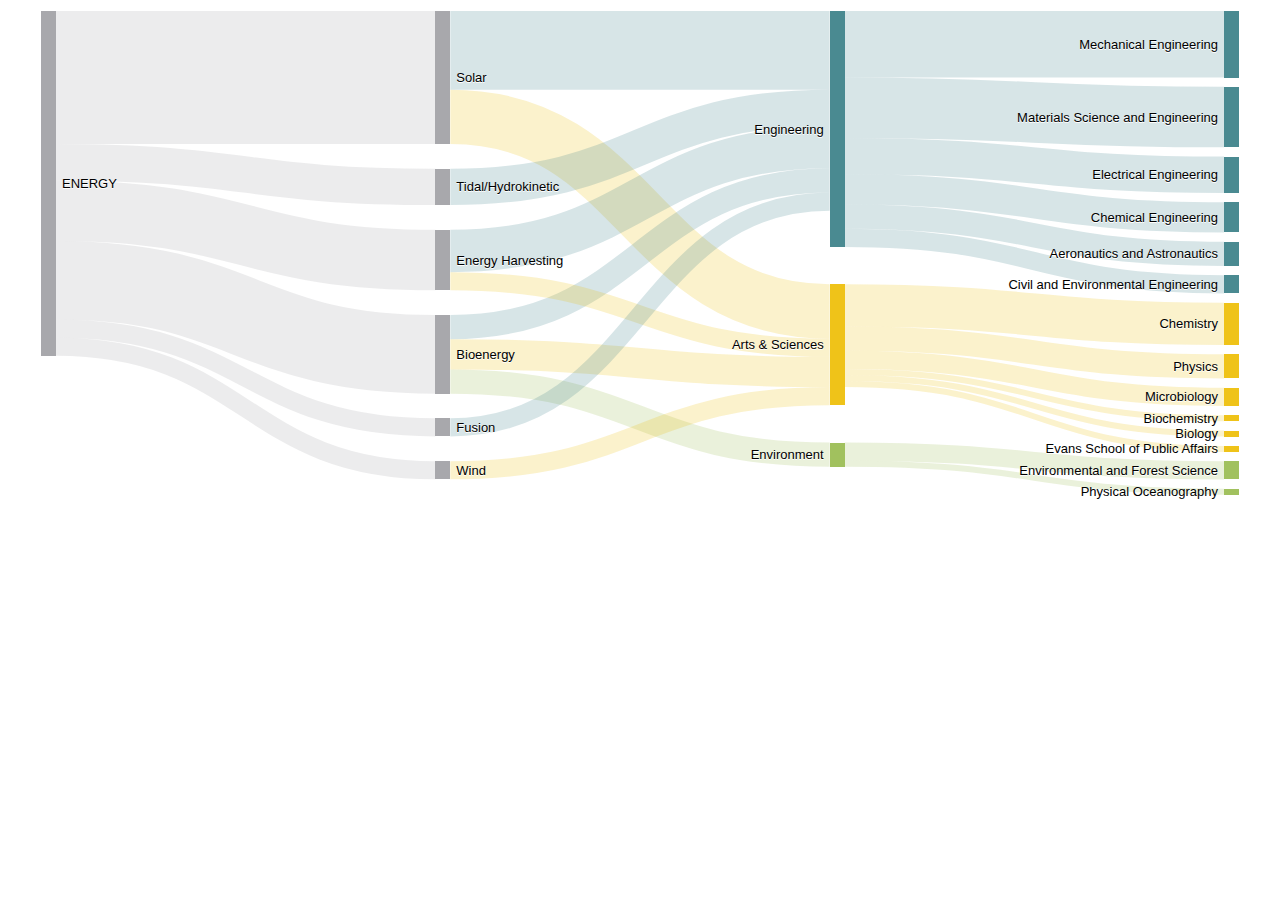
<file: index.html>
<!DOCTYPE html>
<html>
  <head>
    <meta charset="utf-8">
    <title>d3.chart.sankey (product demo)</title>

    <script src="d3.v3.min.js"></script>
    <script src="sankey.js"></script>
    <script src="d3.chart.min.js"></script>
    <script src="d3.chart.sankey.min.js"></script>
    <style>
      body {
        padding: 10px;
        min-width: 600px;
        max-width: 1200px;
        margin: auto;
      }
      #chart {
        height: 500px;
        font: 13px sans-serif;
      }
      .node rect {
        fill-opacity: .9;
        shape-rendering: crispEdges;
        stroke-width: 0;
      }
      .node text {
        text-shadow: 0 1px 0 #fff;
      }
      .link {
        fill: none;
        stroke: #000;
        stroke-opacity: .2;
      }
    </style>
  </head>
  <body>
      <!--  taken from http://bl.ocks.org/wvengen/cab9b01816490edb7083 -->
    <div id="chart"></div>

    <script>
      var colors = {
            'Arts_&_Sciences':         '#edbd00',
            'Engineering':              '#367d85',
            'Environment':             '#97ba4c',
            'health':              '#f5662b',
            'research_ingredient': '#3f3e47',
            'fallback':            '#9f9fa3'
          };
      d3.json("ColoredByDepartment.json", function(error, json) {
        var chart = d3.select("#chart").append("svg").chart("Sankey.Path");
        chart
          .name(label)
          .colorNodes(function(name, node) {
            return color(node, 1) || colors.fallback;
          })
          .colorLinks(function(link) {
            return color(link.source, 4) || color(link.target, 1) || colors.fallback;
          })
          .nodeWidth(15)
          .nodePadding(10)
          .spread(true)
          .iterations(0)
          .draw(json);
        function label(node) {
          return node.name.replace(/\s*\(.*?\)$/, '');
        }
        function color(node, depth) {
          var id = node.id.replace(/(_score)?(_\d+)?$/, '');
          if (colors[id]) {
            return colors[id];
          } else if (depth > 0 && node.targetLinks && node.targetLinks.length == 1) {
            return color(node.targetLinks[0].source, depth-1);
          } else {
            return null;
          }
        }
      });
    </script>
  </body>
</html>
</file>
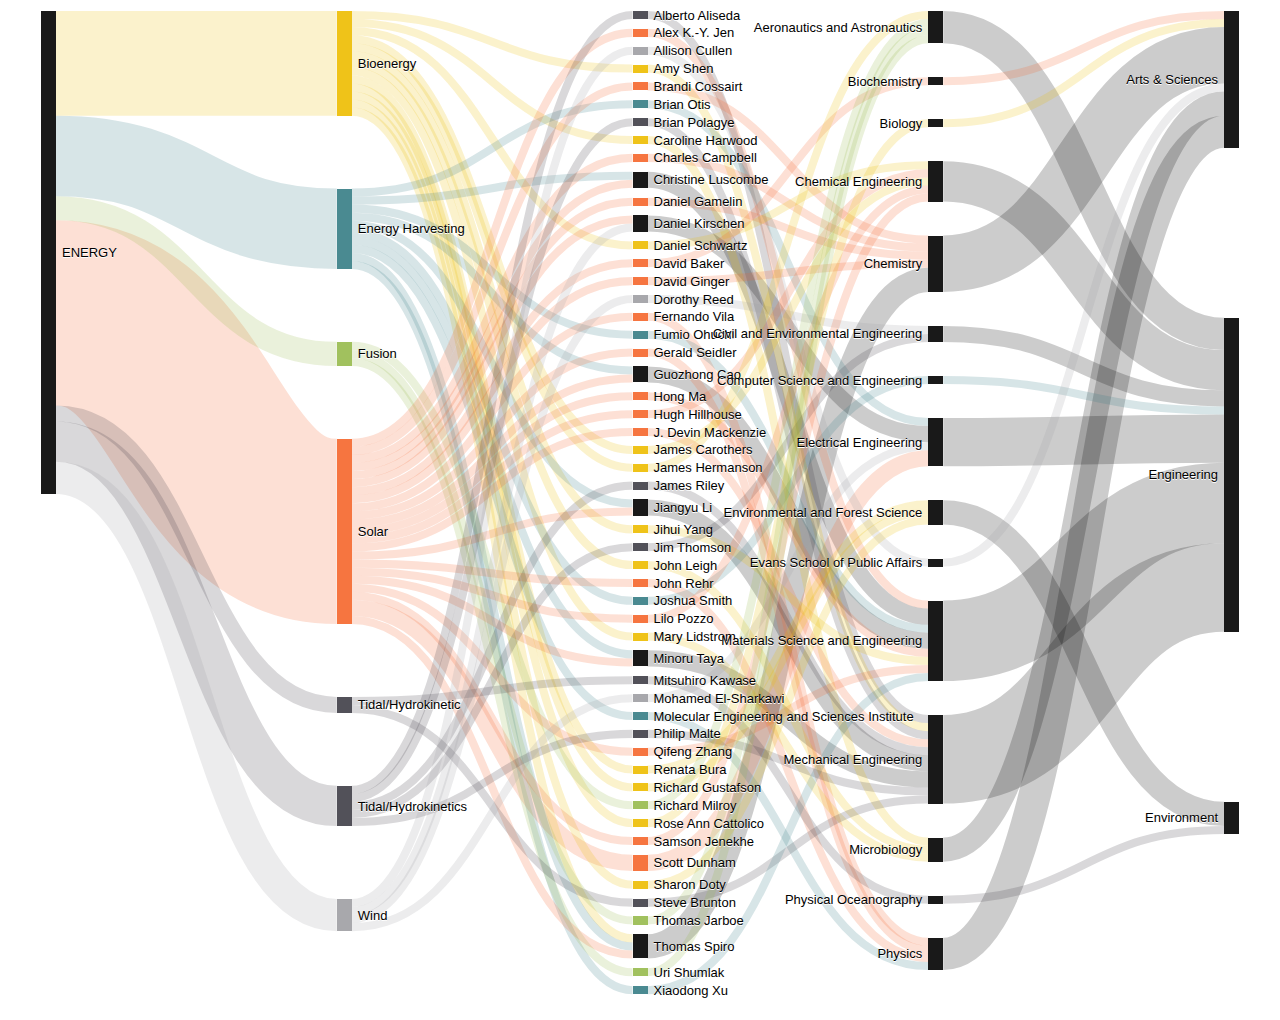
<file: EnergySankeySorted1.html>
<!DOCTYPE html>
<html>
  <head>
    <meta charset="utf-8">
    <title>d3.chart.sankey</title>
    
    <script src="d3.v3.min.js"></script>
    <script src="sankey.js"></script>
    <script src="d3.chart.min.js"></script>
    <script src="d3.chart.sankey.js"></script>
    <style>
      body {
        padding: 10px;
        min-width: 600px;
        max-width: 1200px;
        margin: auto;
      }
      #chart {
        height: 1000px;
        font: 13px sans-serif;
      }
      .node rect {
        fill-opacity: .9;
        shape-rendering: crispEdges;
        stroke-width: 0;
      }
      .node text {
        text-shadow: 0 1px 0 #fff;
      }
      .link {
        fill: none;
        stroke: #000;
        stroke-opacity: .2;
      }
    </style>
  </head>
  <body>
      <!--  taken from http://bl.ocks.org/wvengen/cab9b01816490edb7083 -->
    <div id="chart"></div>

    <script>
      var colors = {
            'Bioenergy':         '#edbd00',
            'Energy_Harvesting':              '#367d85',
            'Fusion':             '#97ba4c',
            'Solar':              '#f5662b',
            'Tidal/Hydrokinetic': '#3f3e47',
            'Tidal/Hydrokinetics': '#3f3e47',
            'Wind':            '#9f9fa3'
          };
      d3.json("EnergyResearchSorted1.json", function(error, json) {   
        var chart = d3.select("#chart").append("svg").chart("Sankey.Path");
        chart
          .name(label)
          .colorNodes(function(name, node) {
            return color(node, 1) || colors.fallback;
          })
          .colorLinks(function(link) {
            return color(link.source, 4) || color(link.target, 1) || colors.fallback;
          })
          .nodeWidth(15)
          .nodePadding(10)
          .spread(true)
          .iterations(0)
          .draw(json);
        function label(node) {
          return node.name.replace(/\s*\(.*?\)$/, '');
        }
        function color(node, depth) {
          var id = node.id.replace(/(_score)?(_\d+)?$/, '');
          if (colors[id]) {
            return colors[id];
          } else if (depth > 0 && node.targetLinks && node.targetLinks.length == 1) {
            return color(node.targetLinks[0].source, depth-1);
          } else {
            return null;
          }
        }
      });
      
        </script>
  </body>
</html>
</file>
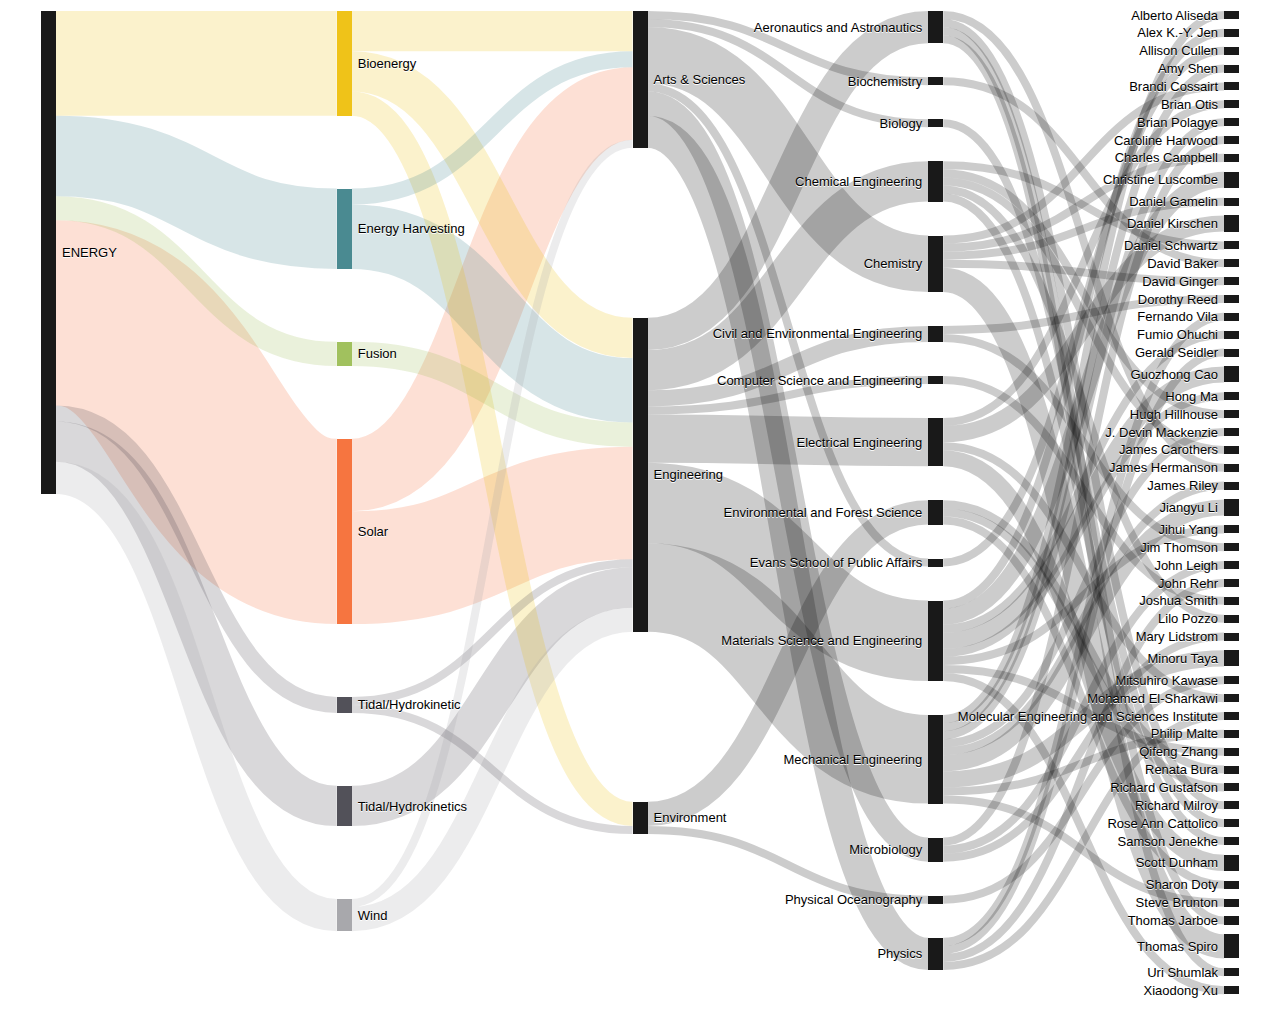
<file: EnergySankeySorted2.html>
<!DOCTYPE html>
<html>
  <head>
    <meta charset="utf-8">
    <title>d3.chart.sankey</title>
    
    <script src="d3.v3.min.js"></script>
    <script src="sankey.js"></script>
    <script src="d3.chart.min.js"></script>
    <script src="d3.chart.sankey.js"></script>
    <style>
      body {
        padding: 10px;
        min-width: 600px;
        max-width: 1200px;
        margin: auto;
      }
      #chart {
        height: 1000px;
        font: 13px sans-serif;
      }
      .node rect {
        fill-opacity: .9;
        shape-rendering: crispEdges;
        stroke-width: 0;
      }
      .node text {
        text-shadow: 0 1px 0 #fff;
      }
      .link {
        fill: none;
        stroke: #000;
        stroke-opacity: .2;
      }
    </style>
  </head>
  <body>
      <!--  taken from http://bl.ocks.org/wvengen/cab9b01816490edb7083 -->
    <div id="chart"></div>

    <script>
      var colors = {
            'Bioenergy':         '#edbd00',
            'Energy_Harvesting':              '#367d85',
            'Fusion':             '#97ba4c',
            'Solar':              '#f5662b',
            'Tidal/Hydrokinetic': '#3f3e47',
            'Tidal/Hydrokinetics': '#3f3e47',
            'Wind':            '#9f9fa3'
          };
      d3.json("EnergyResearch.json", function(error, json) {   
        var chart = d3.select("#chart").append("svg").chart("Sankey.Path");
        chart
          .name(label)
          .colorNodes(function(name, node) {
            return color(node, 1) || colors.fallback;
          })
          .colorLinks(function(link) {
            return color(link.source, 4) || color(link.target, 1) || colors.fallback;
          })
          .nodeWidth(15)
          .nodePadding(10)
          .spread(true)
          .iterations(0)
          .draw(json);
        function label(node) {
          return node.name.replace(/\s*\(.*?\)$/, '');
        }
        function color(node, depth) {
          var id = node.id.replace(/(_score)?(_\d+)?$/, '');
          if (colors[id]) {
            return colors[id];
          } else if (depth > 0 && node.targetLinks && node.targetLinks.length == 1) {
            return color(node.targetLinks[0].source, depth-1);
          } else {
            return null;
          }
        }
      });
      
        </script>
  </body>
</html>
</file>
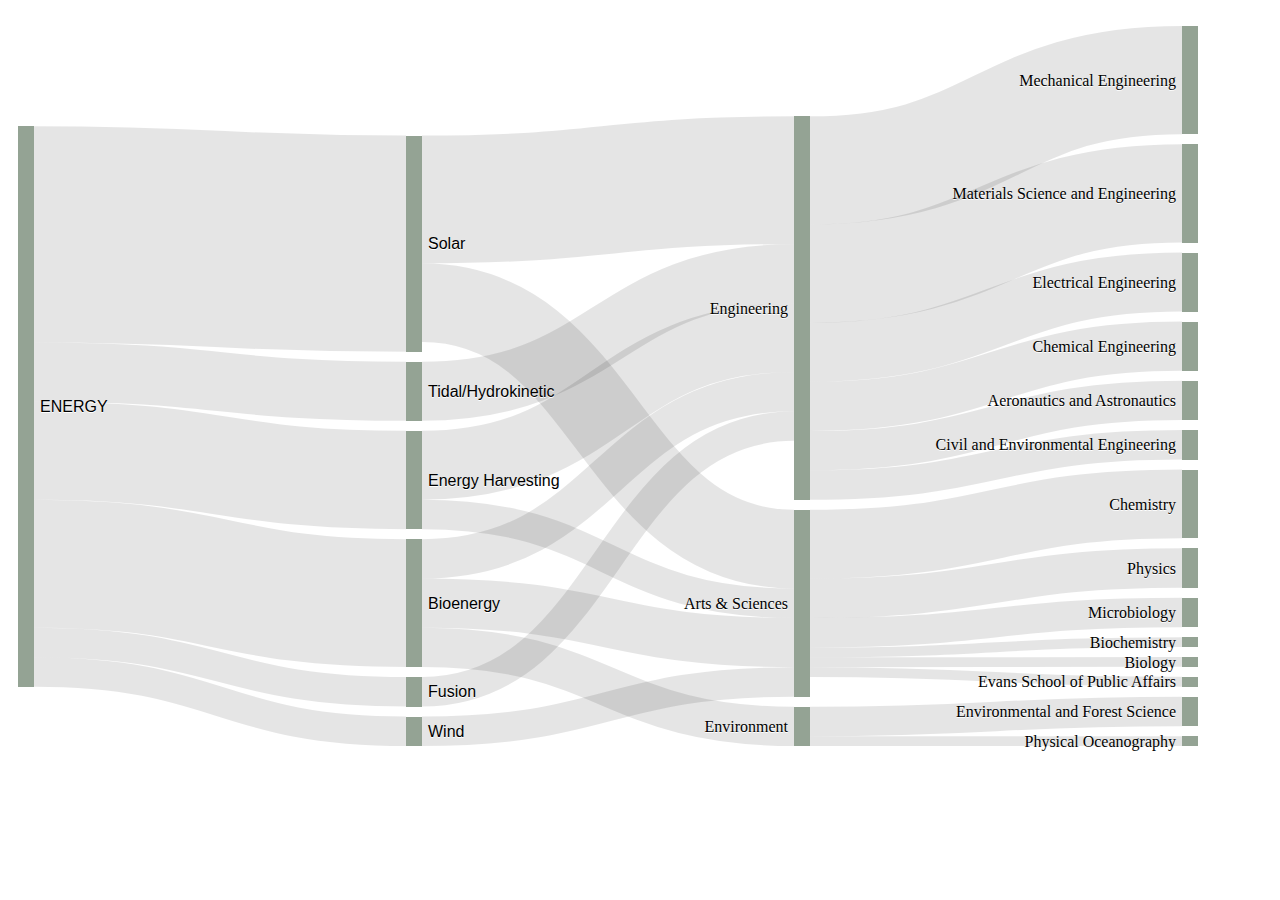
<file: moveableNodes.html>
<!DOCTYPE html>
<html>
  <head>
<meta charset="utf-8">
<title>SANKEY Experiment</title>
<style>

.node rect {
  cursor: move;
  fill-opacity: .9;
  shape-rendering: crispEdges;
}

.node text {
  pointer-events: none;
  text-shadow: 0 1px 0 #fff;
}

.link {
  fill: none;
  stroke: #000;
  stroke-opacity: .1;
}

.link:hover {
  stroke-opacity: .3;
}

</style>
</head>
<body>

<p id="chart">

<script src="d3.v3.js"></script>
<script src="sankey.js"></script>
<script>
  
var units = "Faculty";

var margin = {top: 10, right: 10, bottom: 10, left: 10},
    width = 1200 - margin.left - margin.right,
    height = 740 - margin.top - margin.bottom;

var formatNumber = d3.format(",.0f"),    // zero decimal places
    format = function(d) { return formatNumber(d) + " " + units; },
    color = d3.scale.category20();

// append the svg canvas to the page
var svg = d3.select("#chart").append("svg")
    .attr("width", width + margin.left + margin.right)
    .attr("height", height + margin.top + margin.bottom)
  .append("g")
    .attr("transform", 
          "translate(" + margin.left + "," + margin.top + ")");

// Set the sankey diagram properties
var sankey = d3.sankey()
    .nodeWidth(16)
    .nodePadding(10)
    .size([width, height]);

var path = sankey.link();

// load the data
d3.json("sankeyenergysubset.json", function(error, graph) {


// this code should allow the use of words for target/source rather than numbers  
    
    var nodeMap = {};
    graph.nodes.forEach(function(x) { nodeMap[x.name] = x; });
    graph.links = graph.links.map(function(x) {
      return {
        source: nodeMap[x.source],
        target: nodeMap[x.target],
        value: x.value
      };
    });

  sankey
      .nodes(graph.nodes)
      .links(graph.links)
      .layout(32);

// add in the links
  var link = svg.append("g").selectAll(".link")
      .data(graph.links)
    .enter().append("path")
      .attr("class", "link")
      .attr("d", path)
      .style("stroke-width", function(d) { return Math.max(1, d.dy); })
      .sort(function(a, b) { return b.dy - a.dy; });

// add the link titles
  link.append("title")
        .text(function(d) {
    		return d.source.name + " → " + 
                d.target.name + "\n" + format(d.value); });

// add in the nodes
  var node = svg.append("g").selectAll(".node")
      .data(graph.nodes)
    .enter().append("g")
      .attr("class", "node")
      .attr("transform", function(d) { 
		  return "translate(" + d.x + "," + d.y + ")"; })
    .call(d3.behavior.drag()
      .origin(function(d) { return d; })
      .on("dragstart", function() { 
		  this.parentNode.appendChild(this); })
      .on("drag", dragmove));

// add the rectangles for the nodes
  node.append("rect")
      .attr("height", function(d) { return d.dy; })
      .attr("width", sankey.nodeWidth())
	  .style("fill", "#898") 
//      .style("fill", function(d) { 
//		  return d.color = color(d.name.replace(/ .*/, "")); })
    //  .style("stroke", function(d) { 
	//	  return d3.rgb(d.color).darker(2); })
    .append("title")
      .text(function(d) { 
		  return d.name + "\n" + format(d.value); });

// add in the title for the nodes
  node.append("text")
      .attr("x", -6)
      .attr("y", function(d) { return d.dy / 2; })
      .attr("dy", ".35em")
      .attr("text-anchor", "end")
      .attr("transform", null)
      .text(function(d) { return d.name; })
    .filter(function(d) { return d.x < width / 2; })
      .attr("x", 6 + sankey.nodeWidth())
      .attr("text-anchor", "start")
	  .attr("font-family","sans-serif");

// the function for moving the nodes
  function dragmove(d) {
    d3.select(this).attr("transform", 
        "translate(" + d.x + "," + (
                d.y = Math.max(0, Math.min(height - d.dy, d3.event.y))
            ) + ")");
    sankey.relayout();
    link.attr("d", path);
  }
});

</script>
</p>
</body>
</html>
</file>
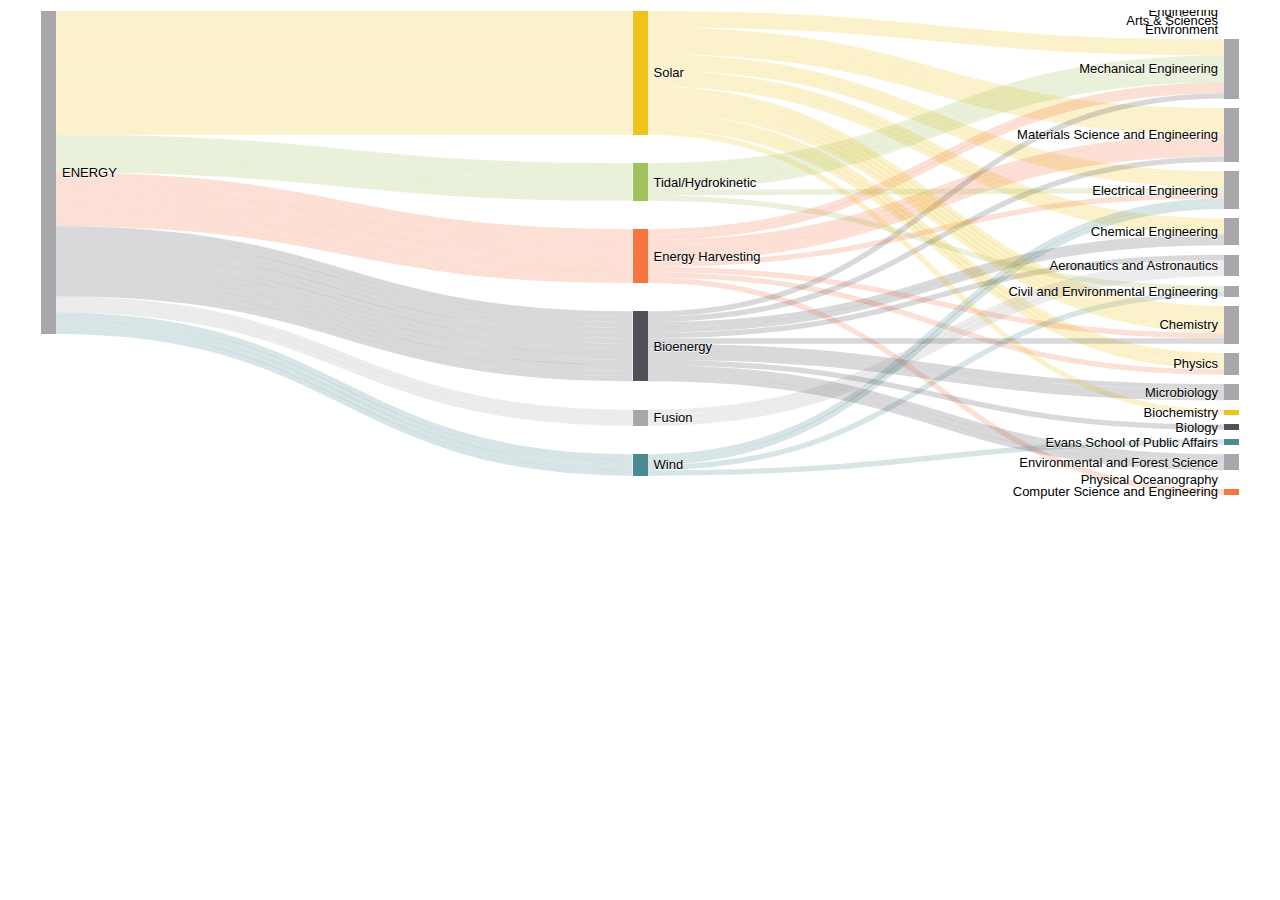
<file: NoDepartments.html>
<!DOCTYPE html>
<html>
  <head>
    <meta charset="utf-8">
    <title>d3.chart.sankey (product demo)</title>
    
    <script src="d3.v3.min.js"></script>
    <script src="sankey.js"></script>
    <script src="d3.chart.min.js"></script>
    <script src="d3.chart.sankey.min.js"></script>
    <style>
      body {
        padding: 10px;
        min-width: 600px;
        max-width: 1200px;
        margin: auto;
      }
      #chart {
        height: 500px;
        font: 13px sans-serif;
      }
      .node rect {
        fill-opacity: .9;
        shape-rendering: crispEdges;
        stroke-width: 0;
      }
      .node text {
        text-shadow: 0 1px 0 #fff;
      }
      .link {
        fill: none;
        stroke: #000;
        stroke-opacity: .2;
      }
    </style>
  </head>
  <body>
      <!--  taken from http://bl.ocks.org/wvengen/cab9b01816490edb7083 -->
    <div id="chart"></div>

    <script>
      var colors = {
            'Solar':         '#edbd00',
            'Wind':              '#367d85',
            'Tidal_Hydrokinetic':             '#97ba4c',
            'Energy_Harvesting':              '#f5662b',
            'Bioenergy': '#3f3e47',
            'fallback':            '#9f9fa3'
          };
      d3.json("noDepartments.json", function(error, json) {   
        var chart = d3.select("#chart").append("svg").chart("Sankey.Path");
        chart
          .name(label)
          .colorNodes(function(name, node) {
            return color(node, 1) || colors.fallback;
          })
          .colorLinks(function(link) {
            return color(link.source, 4) || color(link.target, 1) || colors.fallback;
          })
          .nodeWidth(15)
          .nodePadding(10)
          .spread(true)
          .iterations(0)
          .draw(json);
        function label(node) {
          return node.name.replace(/\s*\(.*?\)$/, '');
        }
        function color(node, depth) {
          var id = node.id.replace(/(_score)?(_\d+)?$/, '');
          if (colors[id]) {
            return colors[id];
          } else if (depth > 0 && node.targetLinks && node.targetLinks.length == 1) {
            return color(node.targetLinks[0].source, depth-1);
          } else {
            return null;
          }
        }
      });
    </script>
  </body>
</html>
</file>
